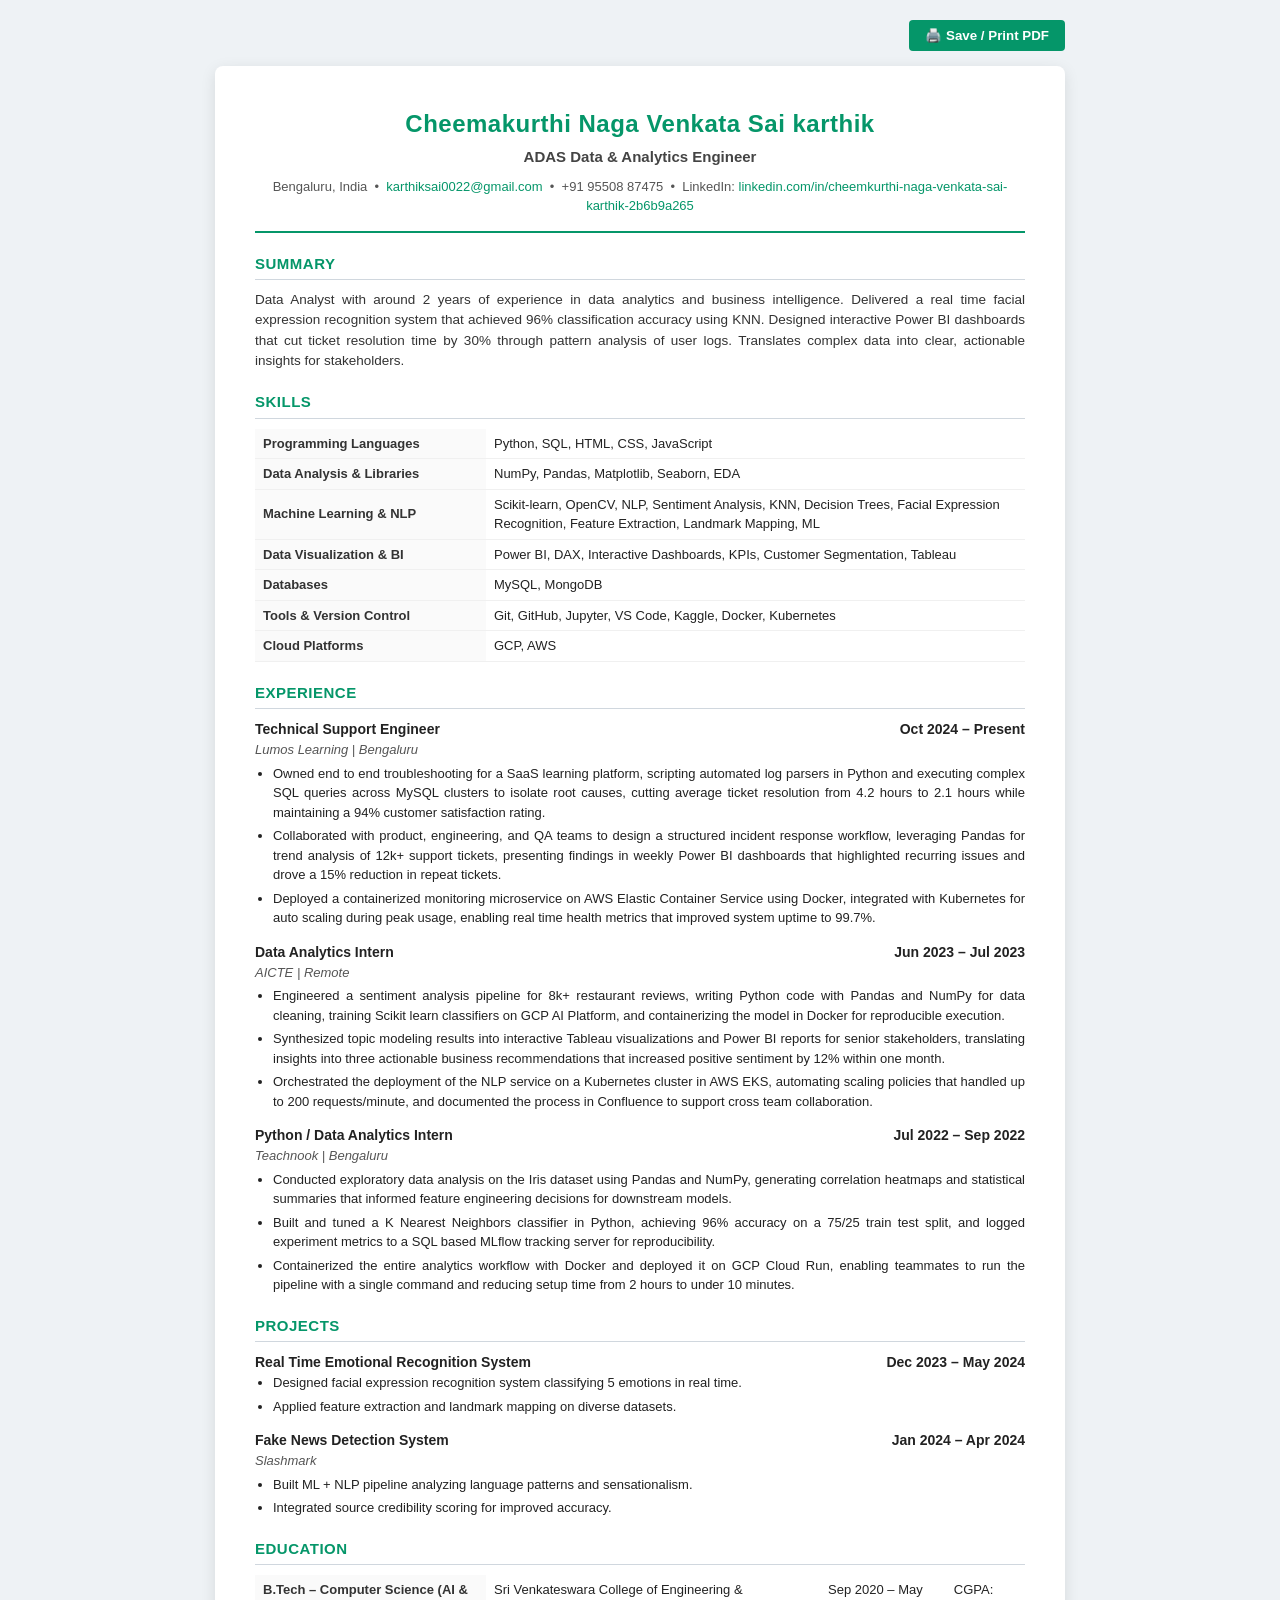
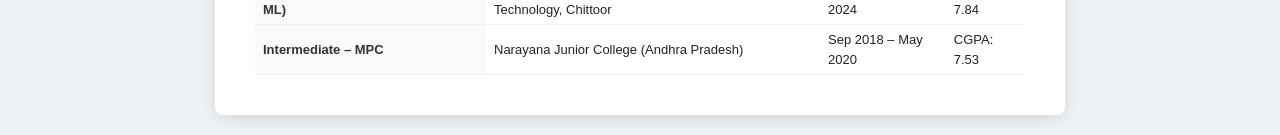
<file: resumes/resume_adas_engineer.html>
<!DOCTYPE html>
<html lang="en">
<head>
  <meta charset="UTF-8">
  <meta name="viewport" content="width=device-width, initial-scale=1.0">
  <title>Cheemakurthi Naga Venkata Sai karthik - ADAS Data & Analytics Engineer Resume</title>
  <style>
    :root {
      --primary: #059669;
      --text: #222222;
      --bg: #ffffff;
      --border: #d0d7de;
    }
    * { box-sizing: border-box; margin: 0; padding: 0; }
    body { font-family: 'Segoe UI', Arial, sans-serif; background: #eef2f5; color: var(--text); padding: 20px; line-height: 1.5; }
    .page { max-width: 850px; margin: 0 auto; background: var(--bg); padding: 40px; border-radius: 8px; box-shadow: 0 4px 15px rgba(0,0,0,0.1); }
    .header { text-align: center; border-bottom: 2px solid var(--primary); padding-bottom: 15px; margin-bottom: 20px; }
    .name { font-size: 24px; font-weight: bold; color: var(--primary); letter-spacing: 0.5px; }
    .title { font-size: 15px; font-weight: 600; color: #444; margin-top: 4px; }
    .contact-info { font-size: 13px; color: #555; margin-top: 8px; }
    .contact-info a { color: var(--primary); text-decoration: none; }
    .section-title { font-size: 15px; font-weight: bold; color: var(--primary); text-transform: uppercase; border-bottom: 1px solid var(--border); padding-bottom: 4px; margin-top: 20px; margin-bottom: 10px; letter-spacing: 0.5px; }
    .summary { font-size: 13.5px; text-align: justify; color: #333; }
    table.skills-table { width: 100%; border-collapse: collapse; font-size: 13px; margin-top: 5px; }
    table.skills-table td { padding: 5px 8px; border-bottom: 1px solid #f0f0f0; }
    table.skills-table td:first-child { font-weight: bold; width: 30%; color: #333; background: #fafafa; }
    .exp-item, .project-item { margin-bottom: 14px; }
    .exp-header { display: flex; justify-content: space-between; font-weight: bold; font-size: 14px; }
    .exp-sub { font-style: italic; font-size: 13px; color: #555; margin-bottom: 4px; }
    ul.bullets { padding-left: 18px; font-size: 13px; }
    ul.bullets li { margin-bottom: 4px; text-align: justify; }
    .print-bar { text-align: right; max-width: 850px; margin: 0 auto 15px auto; }
    .btn-print { background: var(--primary); color: white; border: none; padding: 8px 16px; font-weight: bold; border-radius: 4px; cursor: pointer; text-decoration: none; display: inline-flex; align-items: center; gap: 6px; }
    @media print {
      body { background: white; padding: 0; }
      .page { box-shadow: none; padding: 0; width: 100%; }
      .print-bar { display: none; }
    }
  </style>
</head>
<body>

  <div class="print-bar">
    <button class="btn-print" onclick="window.print()">🖨️ Save / Print PDF</button>
  </div>

  <div class="page">
    <div class="header">
      <div class="name">Cheemakurthi Naga Venkata Sai karthik</div>
      <div class="title">ADAS Data & Analytics Engineer</div>
      <div class="contact-info">
        Bengaluru, India &nbsp;•&nbsp; <a href="mailto:karthiksai0022@gmail.com">karthiksai0022@gmail.com</a> &nbsp;•&nbsp; +91 95508 87475 &nbsp;•&nbsp; 
        LinkedIn: <a href="https://linkedin.com/in/cheemkurthi-naga-venkata-sai-karthik-2b6b9a265" target="_blank">linkedin.com/in/cheemkurthi-naga-venkata-sai-karthik-2b6b9a265</a>
      </div>
    </div>

    <div class="section-title">Summary</div>
    <p class="summary">
      Data Analyst with around 2 years of experience in data analytics and business intelligence. Delivered a real time facial expression recognition system that achieved 96% classification accuracy using KNN. Designed interactive Power BI dashboards that cut ticket resolution time by 30% through pattern analysis of user logs. Translates complex data into clear, actionable insights for stakeholders.
    </p>

    <div class="section-title">Skills</div>
    <table class="skills-table">
      <tr><td>Programming Languages</td><td>Python, SQL, HTML, CSS, JavaScript</td></tr>
      <tr><td>Data Analysis & Libraries</td><td>NumPy, Pandas, Matplotlib, Seaborn, EDA</td></tr>
      <tr><td>Machine Learning & NLP</td><td>Scikit-learn, OpenCV, NLP, Sentiment Analysis, KNN, Decision Trees, Facial Expression Recognition, Feature Extraction, Landmark Mapping, ML</td></tr>
      <tr><td>Data Visualization & BI</td><td>Power BI, DAX, Interactive Dashboards, KPIs, Customer Segmentation, Tableau</td></tr>
      <tr><td>Databases</td><td>MySQL, MongoDB</td></tr>
      <tr><td>Tools & Version Control</td><td>Git, GitHub, Jupyter, VS Code, Kaggle, Docker, Kubernetes</td></tr>
      <tr><td>Cloud Platforms</td><td>GCP, AWS</td></tr>
    </table>

    <div class="section-title">Experience</div>
    
    <div class="exp-item">
      <div class="exp-header">
        <span>Technical Support Engineer</span>
        <span>Oct 2024 – Present</span>
      </div>
      <div class="exp-sub">Lumos Learning | Bengaluru</div>
      <ul class="bullets">
        <li>Owned end to end troubleshooting for a SaaS learning platform, scripting automated log parsers in Python and executing complex SQL queries across MySQL clusters to isolate root causes, cutting average ticket resolution from 4.2 hours to 2.1 hours while maintaining a 94% customer satisfaction rating.</li>
        <li>Collaborated with product, engineering, and QA teams to design a structured incident response workflow, leveraging Pandas for trend analysis of 12k+ support tickets, presenting findings in weekly Power BI dashboards that highlighted recurring issues and drove a 15% reduction in repeat tickets.</li>
        <li>Deployed a containerized monitoring microservice on AWS Elastic Container Service using Docker, integrated with Kubernetes for auto scaling during peak usage, enabling real time health metrics that improved system uptime to 99.7%.</li>
      </ul>
    </div>

    <div class="exp-item">
      <div class="exp-header">
        <span>Data Analytics Intern</span>
        <span>Jun 2023 – Jul 2023</span>
      </div>
      <div class="exp-sub">AICTE | Remote</div>
      <ul class="bullets">
        <li>Engineered a sentiment analysis pipeline for 8k+ restaurant reviews, writing Python code with Pandas and NumPy for data cleaning, training Scikit learn classifiers on GCP AI Platform, and containerizing the model in Docker for reproducible execution.</li>
        <li>Synthesized topic modeling results into interactive Tableau visualizations and Power BI reports for senior stakeholders, translating insights into three actionable business recommendations that increased positive sentiment by 12% within one month.</li>
        <li>Orchestrated the deployment of the NLP service on a Kubernetes cluster in AWS EKS, automating scaling policies that handled up to 200 requests/minute, and documented the process in Confluence to support cross team collaboration.</li>
      </ul>
    </div>

    <div class="exp-item">
      <div class="exp-header">
        <span>Python / Data Analytics Intern</span>
        <span>Jul 2022 – Sep 2022</span>
      </div>
      <div class="exp-sub">Teachnook | Bengaluru</div>
      <ul class="bullets">
        <li>Conducted exploratory data analysis on the Iris dataset using Pandas and NumPy, generating correlation heatmaps and statistical summaries that informed feature engineering decisions for downstream models.</li>
        <li>Built and tuned a K Nearest Neighbors classifier in Python, achieving 96% accuracy on a 75/25 train test split, and logged experiment metrics to a SQL based MLflow tracking server for reproducibility.</li>
        <li>Containerized the entire analytics workflow with Docker and deployed it on GCP Cloud Run, enabling teammates to run the pipeline with a single command and reducing setup time from 2 hours to under 10 minutes.</li>
      </ul>
    </div>

    <div class="section-title">Projects</div>
    
    <div class="project-item">
      <div class="exp-header">
        <span>Real Time Emotional Recognition System</span>
        <span>Dec 2023 – May 2024</span>
      </div>
      <ul class="bullets">
        <li>Designed facial expression recognition system classifying 5 emotions in real time.</li>
        <li>Applied feature extraction and landmark mapping on diverse datasets.</li>
      </ul>
    </div>

    <div class="project-item">
      <div class="exp-header">
        <span>Fake News Detection System</span>
        <span>Jan 2024 – Apr 2024</span>
      </div>
      <div class="exp-sub">Slashmark</div>
      <ul class="bullets">
        <li>Built ML + NLP pipeline analyzing language patterns and sensationalism.</li>
        <li>Integrated source credibility scoring for improved accuracy.</li>
      </ul>
    </div>

    <div class="section-title">Education</div>
    <table class="skills-table">
      <tr><td>B.Tech – Computer Science (AI & ML)</td><td>Sri Venkateswara College of Engineering & Technology, Chittoor</td><td>Sep 2020 – May 2024</td><td>CGPA: 7.84</td></tr>
      <tr><td>Intermediate – MPC</td><td>Narayana Junior College (Andhra Pradesh)</td><td>Sep 2018 – May 2020</td><td>CGPA: 7.53</td></tr>
    </table>
  </div>

</body>
</html>
</file>
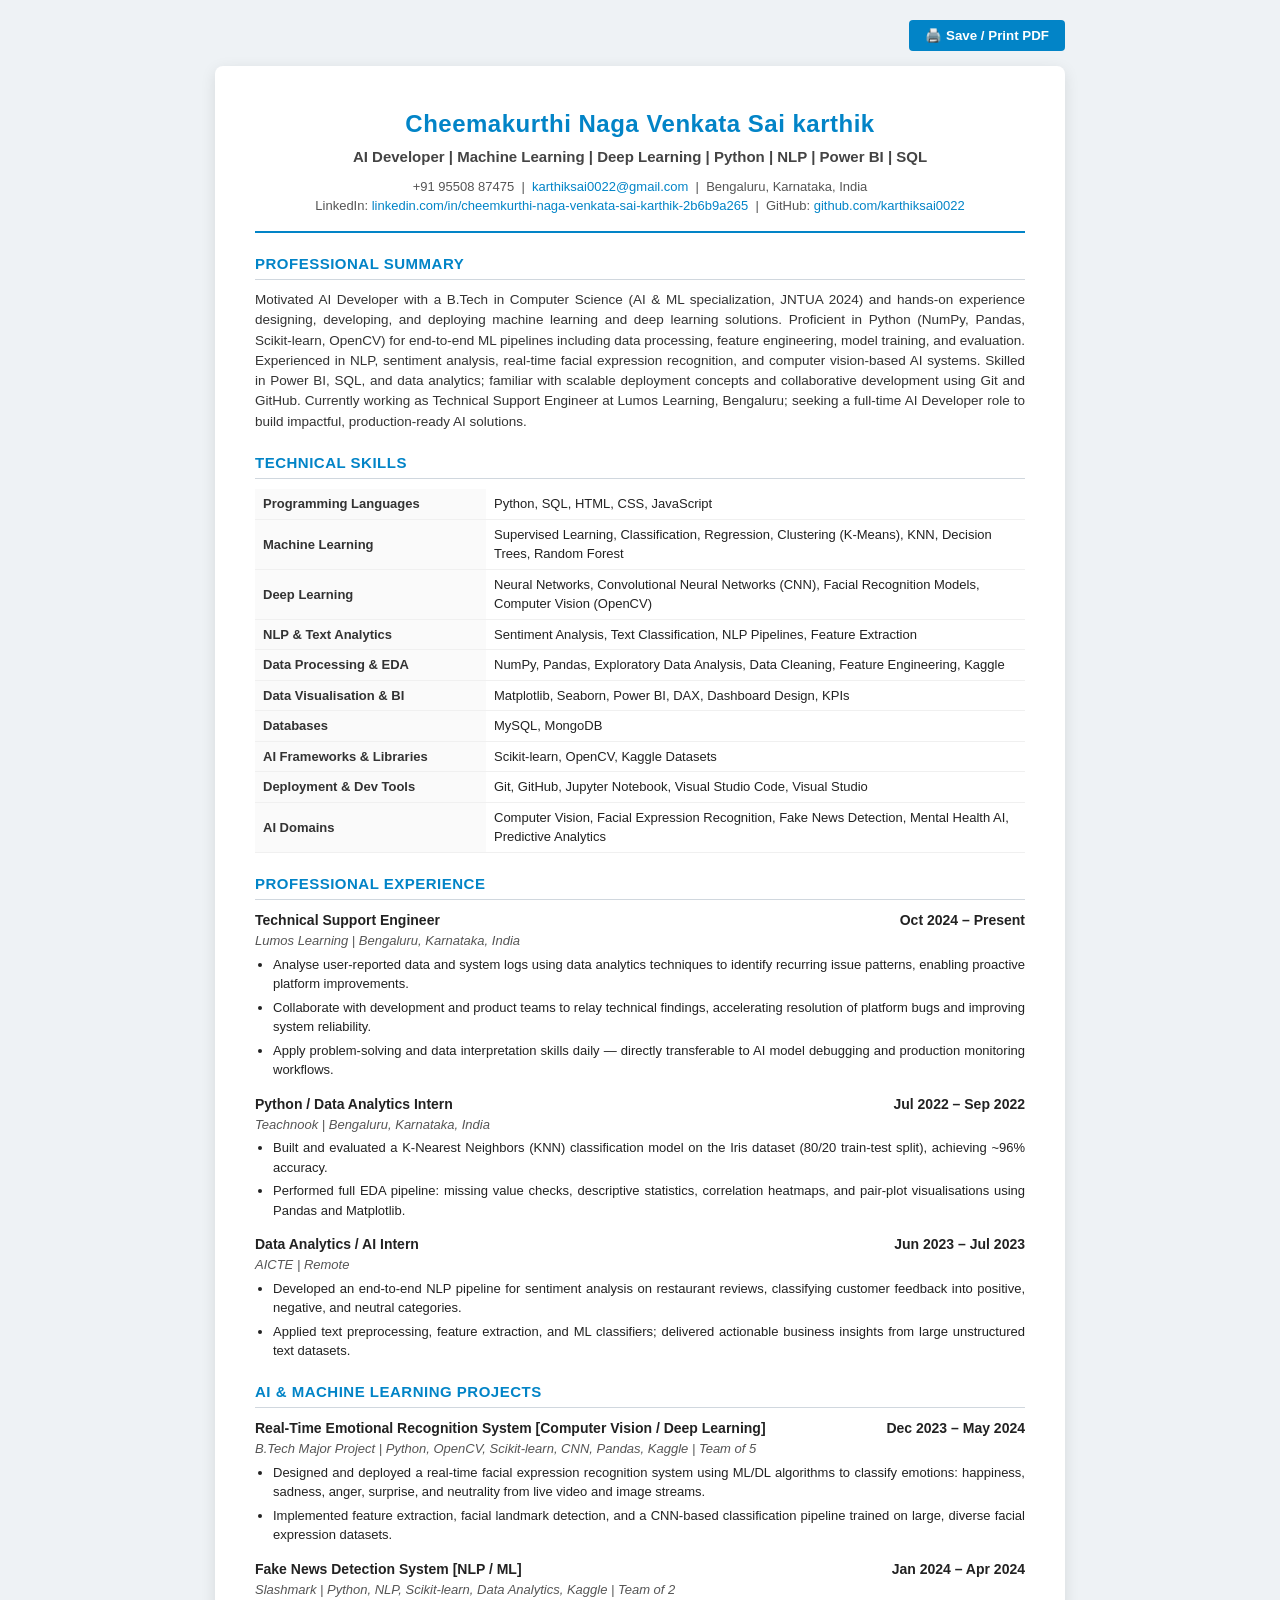
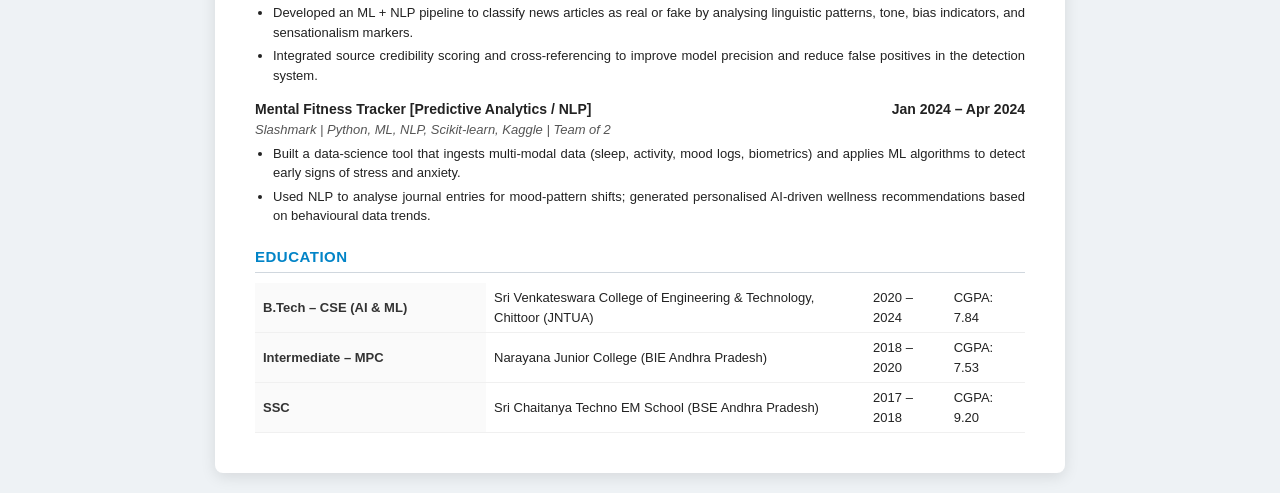
<file: resumes/resume_ai_developer.html>
<!DOCTYPE html>
<html lang="en">
<head>
  <meta charset="UTF-8">
  <meta name="viewport" content="width=device-width, initial-scale=1.0">
  <title>Cheemakurthi Naga Venkata Sai karthik - AI Developer Resume</title>
  <style>
    :root {
      --primary: #0284c7;
      --text: #222222;
      --bg: #ffffff;
      --border: #d0d7de;
    }
    * { box-sizing: border-box; margin: 0; padding: 0; }
    body { font-family: 'Segoe UI', Arial, sans-serif; background: #eef2f5; color: var(--text); padding: 20px; line-height: 1.5; }
    .page { max-width: 850px; margin: 0 auto; background: var(--bg); padding: 40px; border-radius: 8px; box-shadow: 0 4px 15px rgba(0,0,0,0.1); }
    .header { text-align: center; border-bottom: 2px solid var(--primary); padding-bottom: 15px; margin-bottom: 20px; }
    .name { font-size: 24px; font-weight: bold; color: var(--primary); letter-spacing: 0.5px; }
    .title { font-size: 15px; font-weight: 600; color: #444; margin-top: 4px; }
    .contact-info { font-size: 13px; color: #555; margin-top: 8px; }
    .contact-info a { color: var(--primary); text-decoration: none; }
    .section-title { font-size: 15px; font-weight: bold; color: var(--primary); text-transform: uppercase; border-bottom: 1px solid var(--border); padding-bottom: 4px; margin-top: 20px; margin-bottom: 10px; letter-spacing: 0.5px; }
    .summary { font-size: 13.5px; text-align: justify; color: #333; }
    table.skills-table { width: 100%; border-collapse: collapse; font-size: 13px; margin-top: 5px; }
    table.skills-table td { padding: 5px 8px; border-bottom: 1px solid #f0f0f0; }
    table.skills-table td:first-child { font-weight: bold; width: 30%; color: #333; background: #fafafa; }
    .exp-item, .project-item { margin-bottom: 14px; }
    .exp-header { display: flex; justify-content: space-between; font-weight: bold; font-size: 14px; }
    .exp-sub { font-style: italic; font-size: 13px; color: #555; margin-bottom: 4px; }
    ul.bullets { padding-left: 18px; font-size: 13px; }
    ul.bullets li { margin-bottom: 4px; text-align: justify; }
    .print-bar { text-align: right; max-width: 850px; margin: 0 auto 15px auto; }
    .btn-print { background: var(--primary); color: white; border: none; padding: 8px 16px; font-weight: bold; border-radius: 4px; cursor: pointer; text-decoration: none; display: inline-flex; align-items: center; gap: 6px; }
    @media print {
      body { background: white; padding: 0; }
      .page { box-shadow: none; padding: 0; width: 100%; }
      .print-bar { display: none; }
    }
  </style>
</head>
<body>

  <div class="print-bar">
    <button class="btn-print" onclick="window.print()">🖨️ Save / Print PDF</button>
  </div>

  <div class="page">
    <div class="header">
      <div class="name">Cheemakurthi Naga Venkata Sai karthik</div>
      <div class="title">AI Developer | Machine Learning | Deep Learning | Python | NLP | Power BI | SQL</div>
      <div class="contact-info">
        +91 95508 87475 &nbsp;|&nbsp; <a href="mailto:karthiksai0022@gmail.com">karthiksai0022@gmail.com</a> &nbsp;|&nbsp; Bengaluru, Karnataka, India <br>
        LinkedIn: <a href="https://linkedin.com/in/cheemkurthi-naga-venkata-sai-karthik-2b6b9a265" target="_blank">linkedin.com/in/cheemkurthi-naga-venkata-sai-karthik-2b6b9a265</a> &nbsp;|&nbsp; 
        GitHub: <a href="https://github.com/karthiksai0022" target="_blank">github.com/karthiksai0022</a>
      </div>
    </div>

    <div class="section-title">Professional Summary</div>
    <p class="summary">
      Motivated AI Developer with a B.Tech in Computer Science (AI & ML specialization, JNTUA 2024) and hands-on experience designing, developing, and deploying machine learning and deep learning solutions. Proficient in Python (NumPy, Pandas, Scikit-learn, OpenCV) for end-to-end ML pipelines including data processing, feature engineering, model training, and evaluation. Experienced in NLP, sentiment analysis, real-time facial expression recognition, and computer vision-based AI systems. Skilled in Power BI, SQL, and data analytics; familiar with scalable deployment concepts and collaborative development using Git and GitHub. Currently working as Technical Support Engineer at Lumos Learning, Bengaluru; seeking a full-time AI Developer role to build impactful, production-ready AI solutions.
    </p>

    <div class="section-title">Technical Skills</div>
    <table class="skills-table">
      <tr><td>Programming Languages</td><td>Python, SQL, HTML, CSS, JavaScript</td></tr>
      <tr><td>Machine Learning</td><td>Supervised Learning, Classification, Regression, Clustering (K-Means), KNN, Decision Trees, Random Forest</td></tr>
      <tr><td>Deep Learning</td><td>Neural Networks, Convolutional Neural Networks (CNN), Facial Recognition Models, Computer Vision (OpenCV)</td></tr>
      <tr><td>NLP & Text Analytics</td><td>Sentiment Analysis, Text Classification, NLP Pipelines, Feature Extraction</td></tr>
      <tr><td>Data Processing & EDA</td><td>NumPy, Pandas, Exploratory Data Analysis, Data Cleaning, Feature Engineering, Kaggle</td></tr>
      <tr><td>Data Visualisation & BI</td><td>Matplotlib, Seaborn, Power BI, DAX, Dashboard Design, KPIs</td></tr>
      <tr><td>Databases</td><td>MySQL, MongoDB</td></tr>
      <tr><td>AI Frameworks & Libraries</td><td>Scikit-learn, OpenCV, Kaggle Datasets</td></tr>
      <tr><td>Deployment & Dev Tools</td><td>Git, GitHub, Jupyter Notebook, Visual Studio Code, Visual Studio</td></tr>
      <tr><td>AI Domains</td><td>Computer Vision, Facial Expression Recognition, Fake News Detection, Mental Health AI, Predictive Analytics</td></tr>
    </table>

    <div class="section-title">Professional Experience</div>
    
    <div class="exp-item">
      <div class="exp-header">
        <span>Technical Support Engineer</span>
        <span>Oct 2024 – Present</span>
      </div>
      <div class="exp-sub">Lumos Learning | Bengaluru, Karnataka, India</div>
      <ul class="bullets">
        <li>Analyse user-reported data and system logs using data analytics techniques to identify recurring issue patterns, enabling proactive platform improvements.</li>
        <li>Collaborate with development and product teams to relay technical findings, accelerating resolution of platform bugs and improving system reliability.</li>
        <li>Apply problem-solving and data interpretation skills daily — directly transferable to AI model debugging and production monitoring workflows.</li>
      </ul>
    </div>

    <div class="exp-item">
      <div class="exp-header">
        <span>Python / Data Analytics Intern</span>
        <span>Jul 2022 – Sep 2022</span>
      </div>
      <div class="exp-sub">Teachnook | Bengaluru, Karnataka, India</div>
      <ul class="bullets">
        <li>Built and evaluated a K-Nearest Neighbors (KNN) classification model on the Iris dataset (80/20 train-test split), achieving ~96% accuracy.</li>
        <li>Performed full EDA pipeline: missing value checks, descriptive statistics, correlation heatmaps, and pair-plot visualisations using Pandas and Matplotlib.</li>
      </ul>
    </div>

    <div class="exp-item">
      <div class="exp-header">
        <span>Data Analytics / AI Intern</span>
        <span>Jun 2023 – Jul 2023</span>
      </div>
      <div class="exp-sub">AICTE | Remote</div>
      <ul class="bullets">
        <li>Developed an end-to-end NLP pipeline for sentiment analysis on restaurant reviews, classifying customer feedback into positive, negative, and neutral categories.</li>
        <li>Applied text preprocessing, feature extraction, and ML classifiers; delivered actionable business insights from large unstructured text datasets.</li>
      </ul>
    </div>

    <div class="section-title">AI & Machine Learning Projects</div>
    
    <div class="project-item">
      <div class="exp-header">
        <span>Real-Time Emotional Recognition System [Computer Vision / Deep Learning]</span>
        <span>Dec 2023 – May 2024</span>
      </div>
      <div class="exp-sub">B.Tech Major Project | Python, OpenCV, Scikit-learn, CNN, Pandas, Kaggle | Team of 5</div>
      <ul class="bullets">
        <li>Designed and deployed a real-time facial expression recognition system using ML/DL algorithms to classify emotions: happiness, sadness, anger, surprise, and neutrality from live video and image streams.</li>
        <li>Implemented feature extraction, facial landmark detection, and a CNN-based classification pipeline trained on large, diverse facial expression datasets.</li>
      </ul>
    </div>

    <div class="project-item">
      <div class="exp-header">
        <span>Fake News Detection System [NLP / ML]</span>
        <span>Jan 2024 – Apr 2024</span>
      </div>
      <div class="exp-sub">Slashmark | Python, NLP, Scikit-learn, Data Analytics, Kaggle | Team of 2</div>
      <ul class="bullets">
        <li>Developed an ML + NLP pipeline to classify news articles as real or fake by analysing linguistic patterns, tone, bias indicators, and sensationalism markers.</li>
        <li>Integrated source credibility scoring and cross-referencing to improve model precision and reduce false positives in the detection system.</li>
      </ul>
    </div>

    <div class="project-item">
      <div class="exp-header">
        <span>Mental Fitness Tracker [Predictive Analytics / NLP]</span>
        <span>Jan 2024 – Apr 2024</span>
      </div>
      <div class="exp-sub">Slashmark | Python, ML, NLP, Scikit-learn, Kaggle | Team of 2</div>
      <ul class="bullets">
        <li>Built a data-science tool that ingests multi-modal data (sleep, activity, mood logs, biometrics) and applies ML algorithms to detect early signs of stress and anxiety.</li>
        <li>Used NLP to analyse journal entries for mood-pattern shifts; generated personalised AI-driven wellness recommendations based on behavioural data trends.</li>
      </ul>
    </div>

    <div class="section-title">Education</div>
    <table class="skills-table">
      <tr><td>B.Tech – CSE (AI & ML)</td><td>Sri Venkateswara College of Engineering & Technology, Chittoor (JNTUA)</td><td>2020 – 2024</td><td>CGPA: 7.84</td></tr>
      <tr><td>Intermediate – MPC</td><td>Narayana Junior College (BIE Andhra Pradesh)</td><td>2018 – 2020</td><td>CGPA: 7.53</td></tr>
      <tr><td>SSC</td><td>Sri Chaitanya Techno EM School (BSE Andhra Pradesh)</td><td>2017 – 2018</td><td>CGPA: 9.20</td></tr>
    </table>
  </div>

</body>
</html>
</file>
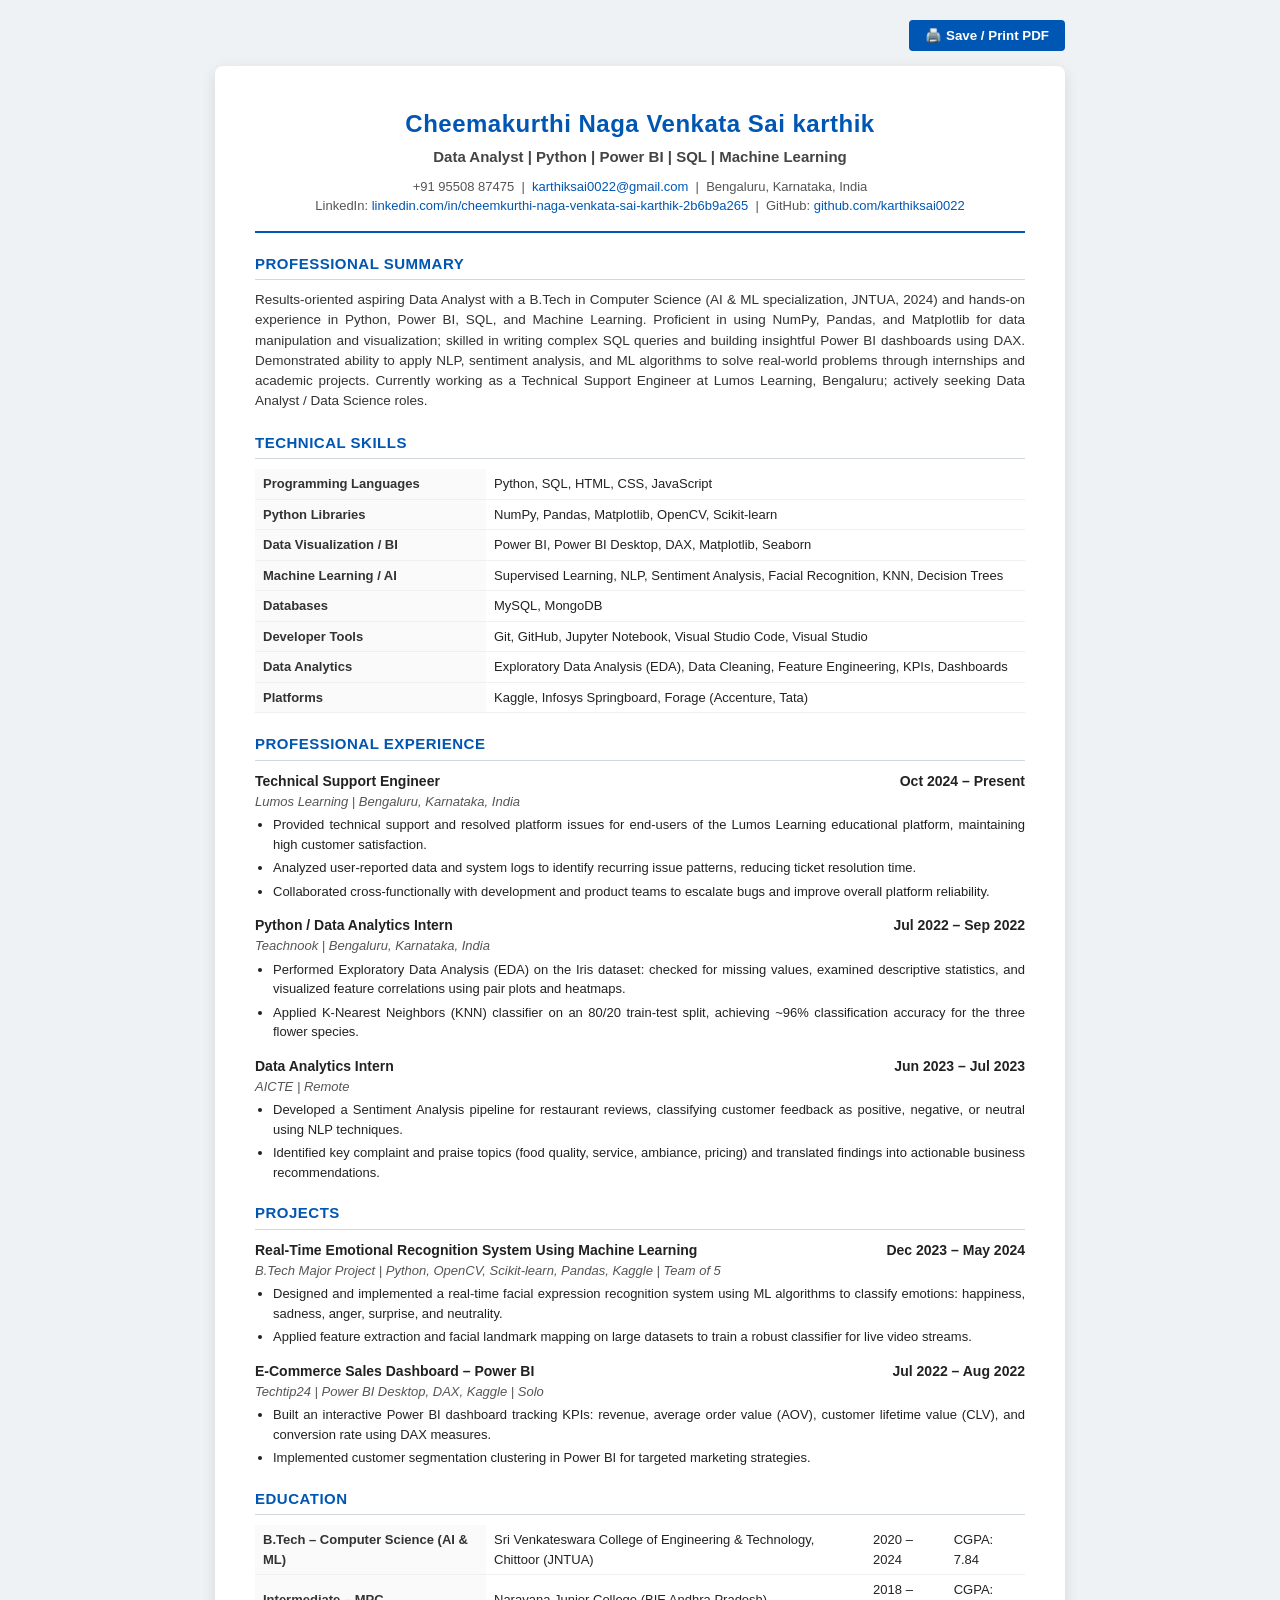
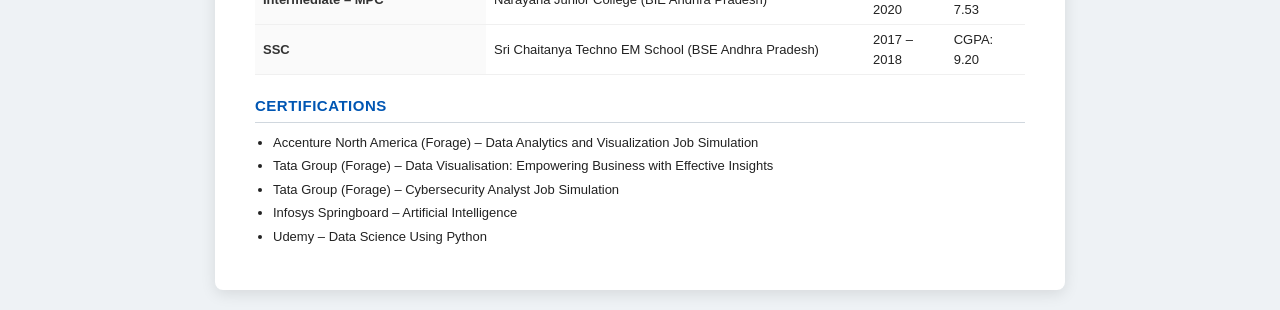
<file: resumes/resume_data_analyst.html>
<!DOCTYPE html>
<html lang="en">
<head>
  <meta charset="UTF-8">
  <meta name="viewport" content="width=device-width, initial-scale=1.0">
  <title>Cheemakurthi Naga Venkata Sai karthik - Data Analyst Resume</title>
  <style>
    :root {
      --primary: #0056b3;
      --text: #222222;
      --bg: #ffffff;
      --border: #d0d7de;
    }
    * { box-sizing: border-box; margin: 0; padding: 0; }
    body { font-family: 'Segoe UI', Arial, sans-serif; background: #eef2f5; color: var(--text); padding: 20px; line-height: 1.5; }
    .page { max-width: 850px; margin: 0 auto; background: var(--bg); padding: 40px; border-radius: 8px; box-shadow: 0 4px 15px rgba(0,0,0,0.1); }
    .header { text-align: center; border-bottom: 2px solid var(--primary); padding-bottom: 15px; margin-bottom: 20px; }
    .name { font-size: 24px; font-weight: bold; color: var(--primary); letter-spacing: 0.5px; }
    .title { font-size: 15px; font-weight: 600; color: #444; margin-top: 4px; }
    .contact-info { font-size: 13px; color: #555; margin-top: 8px; }
    .contact-info a { color: var(--primary); text-decoration: none; }
    .section-title { font-size: 15px; font-weight: bold; color: var(--primary); text-transform: uppercase; border-bottom: 1px solid var(--border); padding-bottom: 4px; margin-top: 20px; margin-bottom: 10px; letter-spacing: 0.5px; }
    .summary { font-size: 13.5px; text-align: justify; color: #333; }
    table.skills-table { width: 100%; border-collapse: collapse; font-size: 13px; margin-top: 5px; }
    table.skills-table td { padding: 5px 8px; border-bottom: 1px solid #f0f0f0; }
    table.skills-table td:first-child { font-weight: bold; width: 30%; color: #333; background: #fafafa; }
    .exp-item, .project-item { margin-bottom: 14px; }
    .exp-header { display: flex; justify-content: space-between; font-weight: bold; font-size: 14px; }
    .exp-sub { font-style: italic; font-size: 13px; color: #555; margin-bottom: 4px; }
    ul.bullets { padding-left: 18px; font-size: 13px; }
    ul.bullets li { margin-bottom: 4px; text-align: justify; }
    .print-bar { text-align: right; max-width: 850px; margin: 0 auto 15px auto; }
    .btn-print { background: var(--primary); color: white; border: none; padding: 8px 16px; font-weight: bold; border-radius: 4px; cursor: pointer; text-decoration: none; display: inline-flex; align-items: center; gap: 6px; }
    @media print {
      body { background: white; padding: 0; }
      .page { box-shadow: none; padding: 0; width: 100%; }
      .print-bar { display: none; }
    }
  </style>
</head>
<body>

  <div class="print-bar">
    <button class="btn-print" onclick="window.print()">🖨️ Save / Print PDF</button>
  </div>

  <div class="page">
    <div class="header">
      <div class="name">Cheemakurthi Naga Venkata Sai karthik</div>
      <div class="title">Data Analyst | Python | Power BI | SQL | Machine Learning</div>
      <div class="contact-info">
        +91 95508 87475 &nbsp;|&nbsp; <a href="mailto:karthiksai0022@gmail.com">karthiksai0022@gmail.com</a> &nbsp;|&nbsp; Bengaluru, Karnataka, India <br>
        LinkedIn: <a href="https://linkedin.com/in/cheemkurthi-naga-venkata-sai-karthik-2b6b9a265" target="_blank">linkedin.com/in/cheemkurthi-naga-venkata-sai-karthik-2b6b9a265</a> &nbsp;|&nbsp; 
        GitHub: <a href="https://github.com/karthiksai0022" target="_blank">github.com/karthiksai0022</a>
      </div>
    </div>

    <div class="section-title">Professional Summary</div>
    <p class="summary">
      Results-oriented aspiring Data Analyst with a B.Tech in Computer Science (AI & ML specialization, JNTUA, 2024) and hands-on experience in Python, Power BI, SQL, and Machine Learning. Proficient in using NumPy, Pandas, and Matplotlib for data manipulation and visualization; skilled in writing complex SQL queries and building insightful Power BI dashboards using DAX. Demonstrated ability to apply NLP, sentiment analysis, and ML algorithms to solve real-world problems through internships and academic projects. Currently working as a Technical Support Engineer at Lumos Learning, Bengaluru; actively seeking Data Analyst / Data Science roles.
    </p>

    <div class="section-title">Technical Skills</div>
    <table class="skills-table">
      <tr><td>Programming Languages</td><td>Python, SQL, HTML, CSS, JavaScript</td></tr>
      <tr><td>Python Libraries</td><td>NumPy, Pandas, Matplotlib, OpenCV, Scikit-learn</td></tr>
      <tr><td>Data Visualization / BI</td><td>Power BI, Power BI Desktop, DAX, Matplotlib, Seaborn</td></tr>
      <tr><td>Machine Learning / AI</td><td>Supervised Learning, NLP, Sentiment Analysis, Facial Recognition, KNN, Decision Trees</td></tr>
      <tr><td>Databases</td><td>MySQL, MongoDB</td></tr>
      <tr><td>Developer Tools</td><td>Git, GitHub, Jupyter Notebook, Visual Studio Code, Visual Studio</td></tr>
      <tr><td>Data Analytics</td><td>Exploratory Data Analysis (EDA), Data Cleaning, Feature Engineering, KPIs, Dashboards</td></tr>
      <tr><td>Platforms</td><td>Kaggle, Infosys Springboard, Forage (Accenture, Tata)</td></tr>
    </table>

    <div class="section-title">Professional Experience</div>
    
    <div class="exp-item">
      <div class="exp-header">
        <span>Technical Support Engineer</span>
        <span>Oct 2024 – Present</span>
      </div>
      <div class="exp-sub">Lumos Learning | Bengaluru, Karnataka, India</div>
      <ul class="bullets">
        <li>Provided technical support and resolved platform issues for end-users of the Lumos Learning educational platform, maintaining high customer satisfaction.</li>
        <li>Analyzed user-reported data and system logs to identify recurring issue patterns, reducing ticket resolution time.</li>
        <li>Collaborated cross-functionally with development and product teams to escalate bugs and improve overall platform reliability.</li>
      </ul>
    </div>

    <div class="exp-item">
      <div class="exp-header">
        <span>Python / Data Analytics Intern</span>
        <span>Jul 2022 – Sep 2022</span>
      </div>
      <div class="exp-sub">Teachnook | Bengaluru, Karnataka, India</div>
      <ul class="bullets">
        <li>Performed Exploratory Data Analysis (EDA) on the Iris dataset: checked for missing values, examined descriptive statistics, and visualized feature correlations using pair plots and heatmaps.</li>
        <li>Applied K-Nearest Neighbors (KNN) classifier on an 80/20 train-test split, achieving ~96% classification accuracy for the three flower species.</li>
      </ul>
    </div>

    <div class="exp-item">
      <div class="exp-header">
        <span>Data Analytics Intern</span>
        <span>Jun 2023 – Jul 2023</span>
      </div>
      <div class="exp-sub">AICTE | Remote</div>
      <ul class="bullets">
        <li>Developed a Sentiment Analysis pipeline for restaurant reviews, classifying customer feedback as positive, negative, or neutral using NLP techniques.</li>
        <li>Identified key complaint and praise topics (food quality, service, ambiance, pricing) and translated findings into actionable business recommendations.</li>
      </ul>
    </div>

    <div class="section-title">Projects</div>
    
    <div class="project-item">
      <div class="exp-header">
        <span>Real-Time Emotional Recognition System Using Machine Learning</span>
        <span>Dec 2023 – May 2024</span>
      </div>
      <div class="exp-sub">B.Tech Major Project | Python, OpenCV, Scikit-learn, Pandas, Kaggle | Team of 5</div>
      <ul class="bullets">
        <li>Designed and implemented a real-time facial expression recognition system using ML algorithms to classify emotions: happiness, sadness, anger, surprise, and neutrality.</li>
        <li>Applied feature extraction and facial landmark mapping on large datasets to train a robust classifier for live video streams.</li>
      </ul>
    </div>

    <div class="project-item">
      <div class="exp-header">
        <span>E-Commerce Sales Dashboard – Power BI</span>
        <span>Jul 2022 – Aug 2022</span>
      </div>
      <div class="exp-sub">Techtip24 | Power BI Desktop, DAX, Kaggle | Solo</div>
      <ul class="bullets">
        <li>Built an interactive Power BI dashboard tracking KPIs: revenue, average order value (AOV), customer lifetime value (CLV), and conversion rate using DAX measures.</li>
        <li>Implemented customer segmentation clustering in Power BI for targeted marketing strategies.</li>
      </ul>
    </div>

    <div class="section-title">Education</div>
    <table class="skills-table">
      <tr><td>B.Tech – Computer Science (AI & ML)</td><td>Sri Venkateswara College of Engineering & Technology, Chittoor (JNTUA)</td><td>2020 – 2024</td><td>CGPA: 7.84</td></tr>
      <tr><td>Intermediate – MPC</td><td>Narayana Junior College (BIE Andhra Pradesh)</td><td>2018 – 2020</td><td>CGPA: 7.53</td></tr>
      <tr><td>SSC</td><td>Sri Chaitanya Techno EM School (BSE Andhra Pradesh)</td><td>2017 – 2018</td><td>CGPA: 9.20</td></tr>
    </table>

    <div class="section-title">Certifications</div>
    <ul class="bullets">
      <li>Accenture North America (Forage) – Data Analytics and Visualization Job Simulation</li>
      <li>Tata Group (Forage) – Data Visualisation: Empowering Business with Effective Insights</li>
      <li>Tata Group (Forage) – Cybersecurity Analyst Job Simulation</li>
      <li>Infosys Springboard – Artificial Intelligence</li>
      <li>Udemy – Data Science Using Python</li>
    </ul>
  </div>

</body>
</html>
</file>
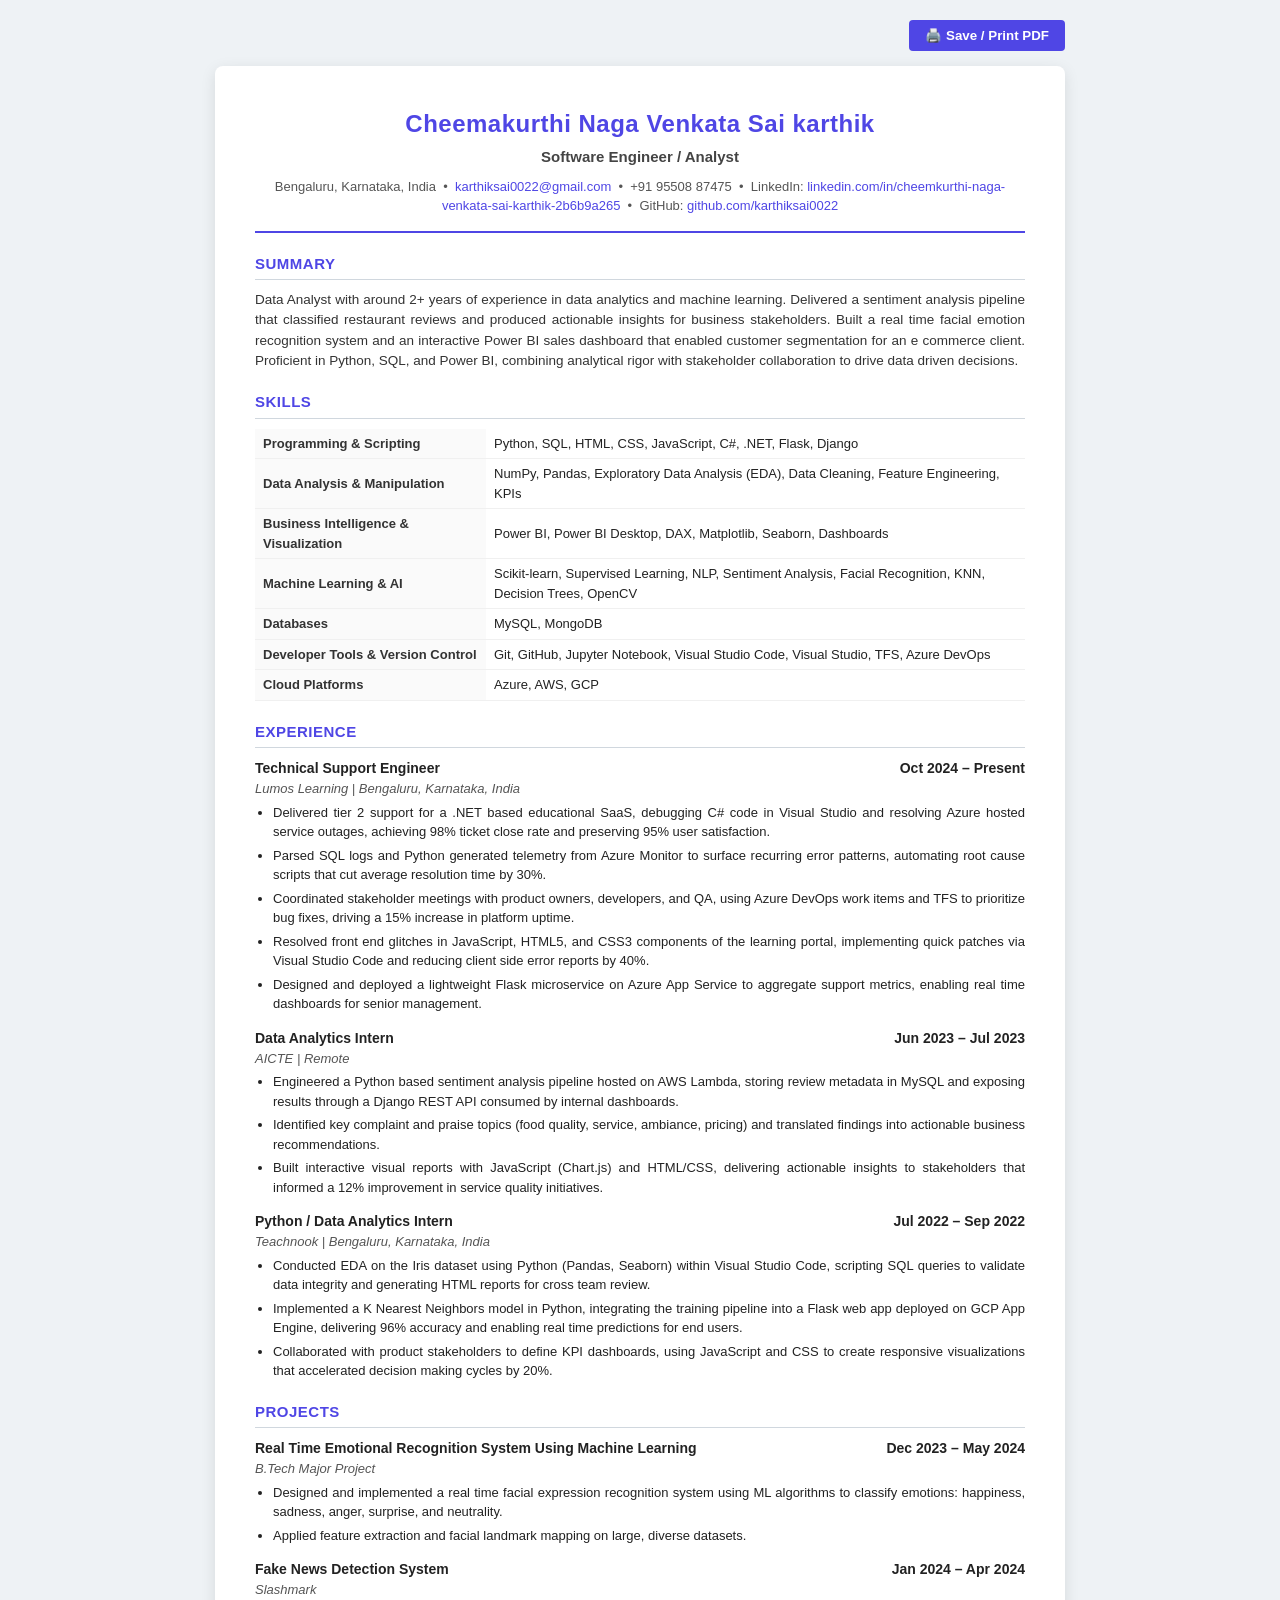
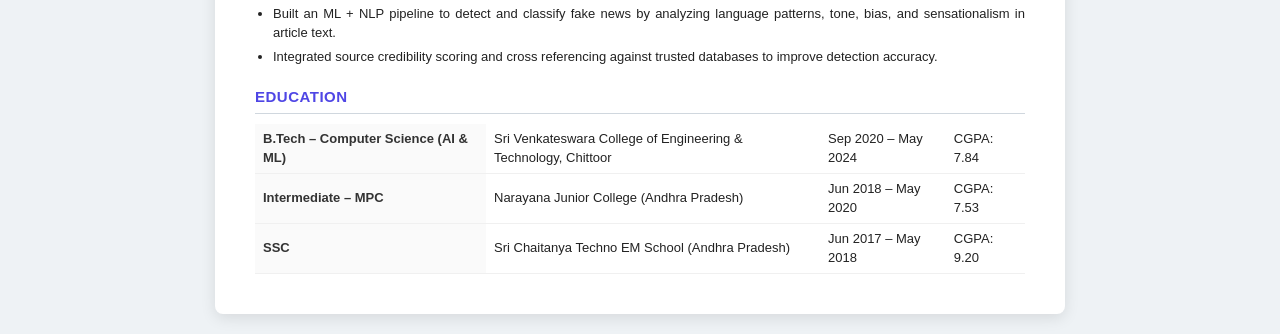
<file: resumes/resume_software_engineer.html>
<!DOCTYPE html>
<html lang="en">
<head>
  <meta charset="UTF-8">
  <meta name="viewport" content="width=device-width, initial-scale=1.0">
  <title>Cheemakurthi Naga Venkata Sai karthik - Software Engineer Resume</title>
  <style>
    :root {
      --primary: #4f46e5;
      --text: #222222;
      --bg: #ffffff;
      --border: #d0d7de;
    }
    * { box-sizing: border-box; margin: 0; padding: 0; }
    body { font-family: 'Segoe UI', Arial, sans-serif; background: #eef2f5; color: var(--text); padding: 20px; line-height: 1.5; }
    .page { max-width: 850px; margin: 0 auto; background: var(--bg); padding: 40px; border-radius: 8px; box-shadow: 0 4px 15px rgba(0,0,0,0.1); }
    .header { text-align: center; border-bottom: 2px solid var(--primary); padding-bottom: 15px; margin-bottom: 20px; }
    .name { font-size: 24px; font-weight: bold; color: var(--primary); letter-spacing: 0.5px; }
    .title { font-size: 15px; font-weight: 600; color: #444; margin-top: 4px; }
    .contact-info { font-size: 13px; color: #555; margin-top: 8px; }
    .contact-info a { color: var(--primary); text-decoration: none; }
    .section-title { font-size: 15px; font-weight: bold; color: var(--primary); text-transform: uppercase; border-bottom: 1px solid var(--border); padding-bottom: 4px; margin-top: 20px; margin-bottom: 10px; letter-spacing: 0.5px; }
    .summary { font-size: 13.5px; text-align: justify; color: #333; }
    table.skills-table { width: 100%; border-collapse: collapse; font-size: 13px; margin-top: 5px; }
    table.skills-table td { padding: 5px 8px; border-bottom: 1px solid #f0f0f0; }
    table.skills-table td:first-child { font-weight: bold; width: 30%; color: #333; background: #fafafa; }
    .exp-item, .project-item { margin-bottom: 14px; }
    .exp-header { display: flex; justify-content: space-between; font-weight: bold; font-size: 14px; }
    .exp-sub { font-style: italic; font-size: 13px; color: #555; margin-bottom: 4px; }
    ul.bullets { padding-left: 18px; font-size: 13px; }
    ul.bullets li { margin-bottom: 4px; text-align: justify; }
    .print-bar { text-align: right; max-width: 850px; margin: 0 auto 15px auto; }
    .btn-print { background: var(--primary); color: white; border: none; padding: 8px 16px; font-weight: bold; border-radius: 4px; cursor: pointer; text-decoration: none; display: inline-flex; align-items: center; gap: 6px; }
    @media print {
      body { background: white; padding: 0; }
      .page { box-shadow: none; padding: 0; width: 100%; }
      .print-bar { display: none; }
    }
  </style>
</head>
<body>

  <div class="print-bar">
    <button class="btn-print" onclick="window.print()">🖨️ Save / Print PDF</button>
  </div>

  <div class="page">
    <div class="header">
      <div class="name">Cheemakurthi Naga Venkata Sai karthik</div>
      <div class="title">Software Engineer / Analyst</div>
      <div class="contact-info">
        Bengaluru, Karnataka, India &nbsp;•&nbsp; <a href="mailto:karthiksai0022@gmail.com">karthiksai0022@gmail.com</a> &nbsp;•&nbsp; +91 95508 87475 &nbsp;•&nbsp; 
        LinkedIn: <a href="https://linkedin.com/in/cheemkurthi-naga-venkata-sai-karthik-2b6b9a265" target="_blank">linkedin.com/in/cheemkurthi-naga-venkata-sai-karthik-2b6b9a265</a> &nbsp;•&nbsp;
        GitHub: <a href="https://github.com/karthiksai0022" target="_blank">github.com/karthiksai0022</a>
      </div>
    </div>

    <div class="section-title">Summary</div>
    <p class="summary">
      Data Analyst with around 2+ years of experience in data analytics and machine learning. Delivered a sentiment analysis pipeline that classified restaurant reviews and produced actionable insights for business stakeholders. Built a real time facial emotion recognition system and an interactive Power BI sales dashboard that enabled customer segmentation for an e commerce client. Proficient in Python, SQL, and Power BI, combining analytical rigor with stakeholder collaboration to drive data driven decisions.
    </p>

    <div class="section-title">Skills</div>
    <table class="skills-table">
      <tr><td>Programming & Scripting</td><td>Python, SQL, HTML, CSS, JavaScript, C#, .NET, Flask, Django</td></tr>
      <tr><td>Data Analysis & Manipulation</td><td>NumPy, Pandas, Exploratory Data Analysis (EDA), Data Cleaning, Feature Engineering, KPIs</td></tr>
      <tr><td>Business Intelligence & Visualization</td><td>Power BI, Power BI Desktop, DAX, Matplotlib, Seaborn, Dashboards</td></tr>
      <tr><td>Machine Learning & AI</td><td>Scikit-learn, Supervised Learning, NLP, Sentiment Analysis, Facial Recognition, KNN, Decision Trees, OpenCV</td></tr>
      <tr><td>Databases</td><td>MySQL, MongoDB</td></tr>
      <tr><td>Developer Tools & Version Control</td><td>Git, GitHub, Jupyter Notebook, Visual Studio Code, Visual Studio, TFS, Azure DevOps</td></tr>
      <tr><td>Cloud Platforms</td><td>Azure, AWS, GCP</td></tr>
    </table>

    <div class="section-title">Experience</div>
    
    <div class="exp-item">
      <div class="exp-header">
        <span>Technical Support Engineer</span>
        <span>Oct 2024 – Present</span>
      </div>
      <div class="exp-sub">Lumos Learning | Bengaluru, Karnataka, India</div>
      <ul class="bullets">
        <li>Delivered tier 2 support for a .NET based educational SaaS, debugging C# code in Visual Studio and resolving Azure hosted service outages, achieving 98% ticket close rate and preserving 95% user satisfaction.</li>
        <li>Parsed SQL logs and Python generated telemetry from Azure Monitor to surface recurring error patterns, automating root cause scripts that cut average resolution time by 30%.</li>
        <li>Coordinated stakeholder meetings with product owners, developers, and QA, using Azure DevOps work items and TFS to prioritize bug fixes, driving a 15% increase in platform uptime.</li>
        <li>Resolved front end glitches in JavaScript, HTML5, and CSS3 components of the learning portal, implementing quick patches via Visual Studio Code and reducing client side error reports by 40%.</li>
        <li>Designed and deployed a lightweight Flask microservice on Azure App Service to aggregate support metrics, enabling real time dashboards for senior management.</li>
      </ul>
    </div>

    <div class="exp-item">
      <div class="exp-header">
        <span>Data Analytics Intern</span>
        <span>Jun 2023 – Jul 2023</span>
      </div>
      <div class="exp-sub">AICTE | Remote</div>
      <ul class="bullets">
        <li>Engineered a Python based sentiment analysis pipeline hosted on AWS Lambda, storing review metadata in MySQL and exposing results through a Django REST API consumed by internal dashboards.</li>
        <li>Identified key complaint and praise topics (food quality, service, ambiance, pricing) and translated findings into actionable business recommendations.</li>
        <li>Built interactive visual reports with JavaScript (Chart.js) and HTML/CSS, delivering actionable insights to stakeholders that informed a 12% improvement in service quality initiatives.</li>
      </ul>
    </div>

    <div class="exp-item">
      <div class="exp-header">
        <span>Python / Data Analytics Intern</span>
        <span>Jul 2022 – Sep 2022</span>
      </div>
      <div class="exp-sub">Teachnook | Bengaluru, Karnataka, India</div>
      <ul class="bullets">
        <li>Conducted EDA on the Iris dataset using Python (Pandas, Seaborn) within Visual Studio Code, scripting SQL queries to validate data integrity and generating HTML reports for cross team review.</li>
        <li>Implemented a K Nearest Neighbors model in Python, integrating the training pipeline into a Flask web app deployed on GCP App Engine, delivering 96% accuracy and enabling real time predictions for end users.</li>
        <li>Collaborated with product stakeholders to define KPI dashboards, using JavaScript and CSS to create responsive visualizations that accelerated decision making cycles by 20%.</li>
      </ul>
    </div>

    <div class="section-title">Projects</div>
    
    <div class="project-item">
      <div class="exp-header">
        <span>Real Time Emotional Recognition System Using Machine Learning</span>
        <span>Dec 2023 – May 2024</span>
      </div>
      <div class="exp-sub">B.Tech Major Project</div>
      <ul class="bullets">
        <li>Designed and implemented a real time facial expression recognition system using ML algorithms to classify emotions: happiness, sadness, anger, surprise, and neutrality.</li>
        <li>Applied feature extraction and facial landmark mapping on large, diverse datasets.</li>
      </ul>
    </div>

    <div class="project-item">
      <div class="exp-header">
        <span>Fake News Detection System</span>
        <span>Jan 2024 – Apr 2024</span>
      </div>
      <div class="exp-sub">Slashmark</div>
      <ul class="bullets">
        <li>Built an ML + NLP pipeline to detect and classify fake news by analyzing language patterns, tone, bias, and sensationalism in article text.</li>
        <li>Integrated source credibility scoring and cross referencing against trusted databases to improve detection accuracy.</li>
      </ul>
    </div>

    <div class="section-title">Education</div>
    <table class="skills-table">
      <tr><td>B.Tech – Computer Science (AI & ML)</td><td>Sri Venkateswara College of Engineering & Technology, Chittoor</td><td>Sep 2020 – May 2024</td><td>CGPA: 7.84</td></tr>
      <tr><td>Intermediate – MPC</td><td>Narayana Junior College (Andhra Pradesh)</td><td>Jun 2018 – May 2020</td><td>CGPA: 7.53</td></tr>
      <tr><td>SSC</td><td>Sri Chaitanya Techno EM School (Andhra Pradesh)</td><td>Jun 2017 – May 2018</td><td>CGPA: 9.20</td></tr>
    </table>
  </div>

</body>
</html>
</file>
